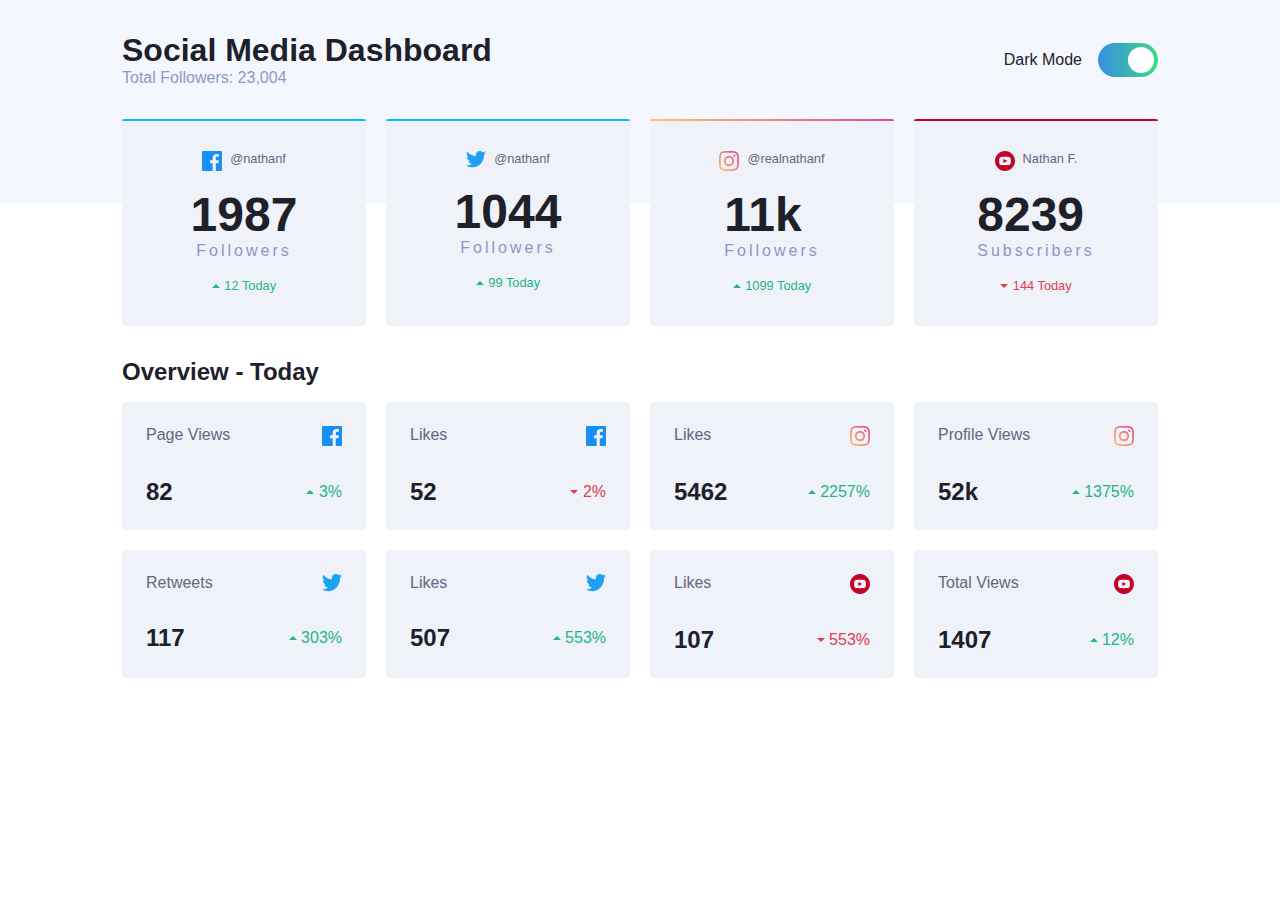
<file: index.html>
<!DOCTYPE html>
<html lang="en">
<head>
  <meta charset="UTF-8">
  <meta name="viewport" content="width=device-width, initial-scale=1.0"> <!-- displays site properly based on user's device -->

  <link rel="icon" type="image/png" sizes="32x32" href="./images/favicon-32x32.png">
  <link rel="stylesheet" href="style.css">
  <!-- <link rel="stylesheet" href="dark-theme.css"> -->
  
  <title>Frontend Mentor | [Challenge Name Here]</title>

  <!-- Feel free to remove these styles or customise in your own stylesheet 👍 -->
  <style>
    .attribution { font-size: 11px; text-align: center; }
    .attribution a { color: hsl(228, 45%, 44%); }
  </style>
</head>
<body>
    <div class="container">

        <!-- header -->
        <header>
            <div class="logo">
               <h1>Social Media Dashboard</h1>
               <p>Total Followers: 23,004</p>
            </div>
            <div class="toggle">
                <p>Dark Mode</p>
                <label class="switch">
                    <input type="checkbox" id="check">
                    <span class="slider round"></span>
                </label>
            </div>
            
        </header>

        <!-- card 1 -->
        <div class="card-grid-1">
            <div class="cards">
                <div class="card-logo">
                  <img src="images/icon-facebook.svg" alt="icon-facebook">
                  <p>@nathanf</p>  
                </div>
                <div class="content">
                    <h1>1987</h1>
                    <p>Followers</p> 
                </div>
                <div class="counter">
                    <img src="images/icon-up.svg" alt="icon-up">
                    <p>12 Today</p>
                </div> 
            </div>

            <div class="cards">
                <div class="card-logo">
                  <img src="images/icon-twitter.svg" alt="icon-twitter">
                  <p>@nathanf</p>  
                </div>
                <div class="content">
                    <h1>1044</h1>
                    <p>Followers</p> 
                </div>
                <div class="counter">
                    <img src="images/icon-up.svg" alt="icon-up">
                    <p>99 Today</p>
                </div> 
            </div>

            <div class="cards">
                <div class="card-logo">
                  <img src="images/icon-instagram.svg" alt="icon-instagram">
                  <p> @realnathanf</p>  
                </div>
                <div class="content">
                    <h1>11k</h1>
                    <p>Followers</p> 
                </div>
                <div class="counter">
                    <img src="images/icon-up.svg" alt="icon-up">
                    <p>1099 Today</p>
                </div> 
            </div>

            <div class="cards">
                <div class="card-logo">
                  <img src="images/icon-youtube.svg" alt="icon-facebook">
                  <p>Nathan F.</p>  
                </div>
                <div class="content">
                    <h1>8239</h1>
                    <p>Subscribers</p> 
                </div>
                <div class="counter">
                    <img src="images/icon-down.svg" alt="icon-down">
                    <p>144 Today</p>
                </div> 
            </div>
        </div>

        <h2 class="overview">Overview - Today</h2>

        <!-- card 2 -->
        <div class="card-grid-2">
            <div class="cards">
                <div class="top">
                    <p>Page Views</p>
                    <img src="images/icon-facebook.svg" alt="icon-facebook">
                </div>
                <div class="bottom">
                    <h2>82</h2>
                    <div>
                        <img src="images/icon-up.svg" alt="icon-up">
                        <p>3%</p>
                    </div>
                </div>
            </div>

            <div class="cards">
                <div class="top">
                    <p>Likes</p>
                    <img src="images/icon-facebook.svg" alt="icon-facebook">
                </div>
                <div class="bottom">
                    <h2>52</h2>
                    <div>
                        <img src="images/icon-down.svg" alt="icon-down">
                        <p>2%</p>
                    </div>
                </div>
            </div>

            <div class="cards">
                <div class="top">
                    <p>Likes</p>
                    <img src="images/icon-instagram.svg" alt="icon-instagram">
                </div>
                <div class="bottom">
                    <h2>5462</h2>
                    <div>
                        <img src="images/icon-up.svg" alt="icon-up">
                        <p>2257%</p>
                    </div>
                </div>
            </div>

            <div class="cards">
                <div class="top">
                    <p>Profile Views</p>
                    <img src="images/icon-instagram.svg" alt="icon-instagram">
                </div>
                <div class="bottom">
                    <h2>52k</h2>
                    <div>
                        <img src="images/icon-up.svg" alt="icon-up">
                        <p>1375%</p>
                    </div>
                </div>
            </div>

            <div class="cards">
                <div class="top">
                    <p>Retweets</p>
                    <img src="images/icon-twitter.svg" alt="icon-twitter">
                </div>
                <div class="bottom">
                    <h2>117</h2>
                    <div>
                        <img src="images/icon-up.svg" alt="icon-up">
                        <p>303%</p>
                    </div>
                </div>
            </div>
            
            <div class="cards">
                <div class="top">
                    <p>Likes</p>
                    <img src="images/icon-twitter.svg" alt="icon-twitter">
                </div>
                <div class="bottom">
                    <h2>507</h2>
                    <div>
                        <img src="images/icon-up.svg" alt="icon-up">
                        <p>553%</p>
                    </div>
                </div>
            </div>

            <div class="cards">
                <div class="top">
                    <p>Likes</p>
                    <img src="images/icon-youtube.svg" alt="icon-youtube">
                </div>
                <div class="bottom">
                    <h2>107</h2>
                    <div>
                        <img src="images/icon-down.svg" alt="icon-down">
                        <p>553%</p>
                    </div>
                </div>
            </div>

            <div class="cards">
                <div class="top">
                    <p>Total Views</p>
                    <img src="images/icon-youtube.svg" alt="icon-youtube">
                </div>
                <div class="bottom">
                    <h2>1407</h2>
                    <div>
                        <img src="images/icon-up.svg" alt="icon-up">
                        <p>12%</p>
                    </div>
                </div>
            </div>
        </div>
    </div>


  <!-- <div class="attribution">
    Challenge by <a href="https://www.frontendmentor.io?ref=challenge" target="_blank">Frontend Mentor</a>. 
    Coded by <a href="#">Your Name Here</a>.
  </div> -->
  <script src="app.js"></script>
</body>
</html>
</file>
<file: style.css>
:root {
    --bg-color: hsl(0, 0%, 100%);
    --bg-color-pattern: hsl(225, 100%, 98%);
    --primary-color: hsl(230, 17%, 14%); 
    --card-bg-color: hsl(227, 47%, 96%);
    --secondary-color: hsl(228, 12%, 44%); 
}

[data-theme='dark'] {
    --bg-color: hsl(230, 17%, 14%);
    --bg-color-pattern: hsl(232, 19%, 15%);
    --primary-color: hsl(0, 0%, 100%); 
    --card-bg-color: hsl(228, 28%, 20%);
    --secondary-color: hsl(228, 12%, 44%);
}

* {
    box-sizing: border-box;
    margin: 0;
    padding: 0;
}

body {
    font-family: 'Segoe UI', Tahoma, Geneva, Verdana, sans-serif;
    background-color: var(--bg-color);
    position: relative;
    -webkit-tap-highlight-color: transparent;
}

.container {
    max-width: 1100px;
    margin: auto;
    
}

header {
    display: flex;
    justify-content: space-between;
    align-items: center;
    padding: 2rem;
    color: var(--primary-color);
    
}

 header::before {
    content: '';
    position: absolute;
    background-color: var(--bg-color-pattern);
    left: 0;
    top: 0;
    width: 100%;
    height: 30%;
    z-index: -1;
} 

header .logo p{
    color: hsl(228, 34%, 66%);
}

.toggle {
    display: flex;
    align-items: center;
}

.toggle p {
    margin-right: 1rem;
}

/* toggle button */
 /* box around the swich */
 .switch {
    position: relative;
    display: inline-block;
    width: 60px;
    height: 34px;
}

/* hide default html chcekbox */
.switch input {
    opacity: 0;
    width: 0;
    height: 0;
}

/* the switch */
.slider {
    position: absolute;
    cursor: pointer;
    top: 0;
    left: 0;
    right: 0;
    bottom: 0;
    background: linear-gradient(to right, rgb(55, 143, 230), rgb(62, 218, 130));
    -webkit-transition: .4s;
    transition: .4s;
}

.slider::before {
    position: absolute;
    content: "";
    height: 26px;
    width: 26px;
    right: 4px;
    bottom: 4px;
    background-color: white;
    -webkit-transition: .4s;
    transition: .4s;
}

/* when the button is clicked */
input:checked + .slider {
    background-color: hsl(232, 19%, 15%);
}

input:focus + .slider {
    box-shadow: 0 0 1px hsl(232, 19%, 15%);
}

/* toogle clicked */
input:checked + .slider::before {
    background-color: hsl(232, 19%, 15%);
}

input:checked + .slider::before {
    -webkit-transform: translate(26px);
    -ms-transform: translate(26px);
    transform: translate(-26px);
}

.slider.round {
    border-radius: 34px;
}

.slider.round::before {
    border-radius: 50%;
}

.card-grid-1 {
    display: grid;
    padding-left: 2rem;
    padding-right: 2rem;
    padding-top: 0;
    grid-template-columns: repeat(4, 1fr);
    gap: 20px;
    margin: 0;
}

.card-grid-1 .cards {
    padding: 2rem;
    color: black;
    display: flex;
    flex-direction: column;
    align-items: center;
    background-color: var(--card-bg-color);
    border-radius: 5px;
    margin-bottom: 2rem;
}

.card-grid-1 .cards:hover {
    cursor: pointer;
    background-color: hsl(228, 6%, 84%);
}

.card-grid-1 .cards .card-logo {
    display: flex;
    margin-bottom: 1rem;
}

.card-grid-1 .cards .card-logo img {
    margin-right: 0.5rem;
}

.card-grid-1 .cards .card-logo p {
    font-size: .8rem;
    color: hsl(228, 12%, 44%);
}

.content {
    margin-bottom: 1rem;
    color: var(--primary-color);
}

.card-grid-1 .cards .content h1 {
    font-size: 3rem;
}
.card-grid-1 .cards .content p {
    text-align: center;
    letter-spacing: 3px;
    color: hsl(228, 34%, 66%);
}

.cards .counter * {
    display: inline-block;
    vertical-align: middle;
}

.cards .counter p {
    color: hsl(163, 72%, 41%);
    font-size: .8rem;
}


.cards:nth-child(4) .counter p {
    color: hsl(356, 69%, 56%);
}

.card-grid-1 .cards:nth-child(1), 
.card-grid-1 .cards:nth-child(2),
.card-grid-1 .cards:nth-child(3),
.card-grid-1 .cards:nth-child(4) {
    position: relative;
}

.card-grid-1 .cards:nth-child(1)::before,
.card-grid-1 .cards:nth-child(2)::before {
    content: '';
    position: absolute;
    height: 1%;
    width: 100%;
    left: 0;
    top: 0;
    border-top-left-radius: 50px;
    border-top-right-radius: 50px;
    background-color: hsl(195, 100%, 50%);
}

.card-grid-1 .cards:nth-child(3)::before {
    content: '';
    position: absolute;
    height: 1%;
    width: 100%;
    left: 0;
    top: 0;
    background: linear-gradient(to right, rgb(253, 196, 104), rgb(223, 73, 150));
    border-top-left-radius: 50px;
    border-top-right-radius: 50px;
}

.card-grid-1 .cards:nth-child(4)::before {
    content: '';
    position: absolute;
    height: 1%;
    width: 100%;
    left: 0;
    top: 0;
    background-color: hsl(348, 97%, 39%);
    border-top-left-radius: 50px;
    border-top-right-radius: 50px;
}

.overview {
    color: var(--primary-color);
    padding-left: 2rem;
}

.card-grid-2 {
    display: grid;
    padding-left: 2rem;
    padding-top: 1rem;
    padding-right: 2rem;
    grid-template-columns: repeat(4, 1fr);
    grid-template-rows: repeat(2, 1fr);
    gap: 20px;
}

.card-grid-2 .cards {
    padding: 1.5rem;
    color: var(--secondary-color);
    display: flex;
    flex-direction: column;
    background-color: var(--card-bg-color);
    border-radius: 5px;
}

.card-grid-2 .cards .top {
    display: flex;
    justify-content: space-between;
}

.card-grid-2 .cards:hover {
    cursor: pointer;
    background-color: hsl(228, 6%, 84%);
}

.card-grid-2 .cards .bottom {
    display: flex;
    justify-content: space-between;
    align-items: center;
    margin-top: 2rem;
    color: var(--primary-color);
}

.card-grid-2 .cards .bottom div * {
    display: inline-block;
    vertical-align: middle;
}

.card-grid-2 .cards:nth-child(1) .bottom div p,
.card-grid-2 .cards:nth-child(3) .bottom div p,
.card-grid-2 .cards:nth-child(4) .bottom div p,
.card-grid-2 .cards:nth-child(5) .bottom div p,
.card-grid-2 .cards:nth-child(6) .bottom div p,
.card-grid-2 .cards:nth-child(8) .bottom div p {
    color: hsl(163, 72%, 41%);
}
.card-grid-2 .cards:nth-child(2) .bottom div p,
.card-grid-2 .cards:nth-child(7) .bottom div p {
    color: hsl(356, 69%, 56%);
}

@media screen and (max-width: 810px) {
    .card-grid-1 {
        display: grid;
        padding-left: 2rem;
        padding-right: 2rem;
        padding-top: 0;
        grid-template-columns: repeat(2, 1fr);
        gap: 20px;
        margin: 0;
    }

    .card-grid-2 {
        display: grid;
        padding-left: 2rem;
        padding-top: 1rem;
        padding-right: 2rem;
        grid-template-columns: repeat(2, 1fr);
        grid-template-rows: repeat(2, 1fr);
        gap: 20px;
        margin-bottom: 2rem;
    }
}

@media screen and (max-width: 450px) {
    .card-grid-1 {
        display: grid;
        padding-left: 1rem;
        padding-right: 1rem;
        padding-top: 0;
        grid-template-columns: 1fr;
        gap: 20px;
        margin: 0;
    }

    .card-grid-2 {
        display: grid;
        padding-left: 1rem;
        padding-top: 1rem;
        padding-right: 1rem;
        grid-template-columns: 1fr;
        gap: 20px;
        margin-bottom: 2rem;
    }

    header {
        flex-direction: column;
        display: block;
        padding: 1rem;
        padding-top: 1.5rem;
    }
    
    header .logo {
        margin-bottom: 1rem;
        border-bottom: 1px solid rgb(170, 167, 167);
        padding-bottom: 2rem;
    }

    .toggle {
        justify-content: space-between;
    }

    .card-grid-1 .cards:hover {
        cursor: pointer;
        background-color: var(--card-bg-color);
    }

    .card-grid-2 .cards:hover {
        cursor: pointer;
        background-color: var(--card-bg-color);
    }
}
</file>
